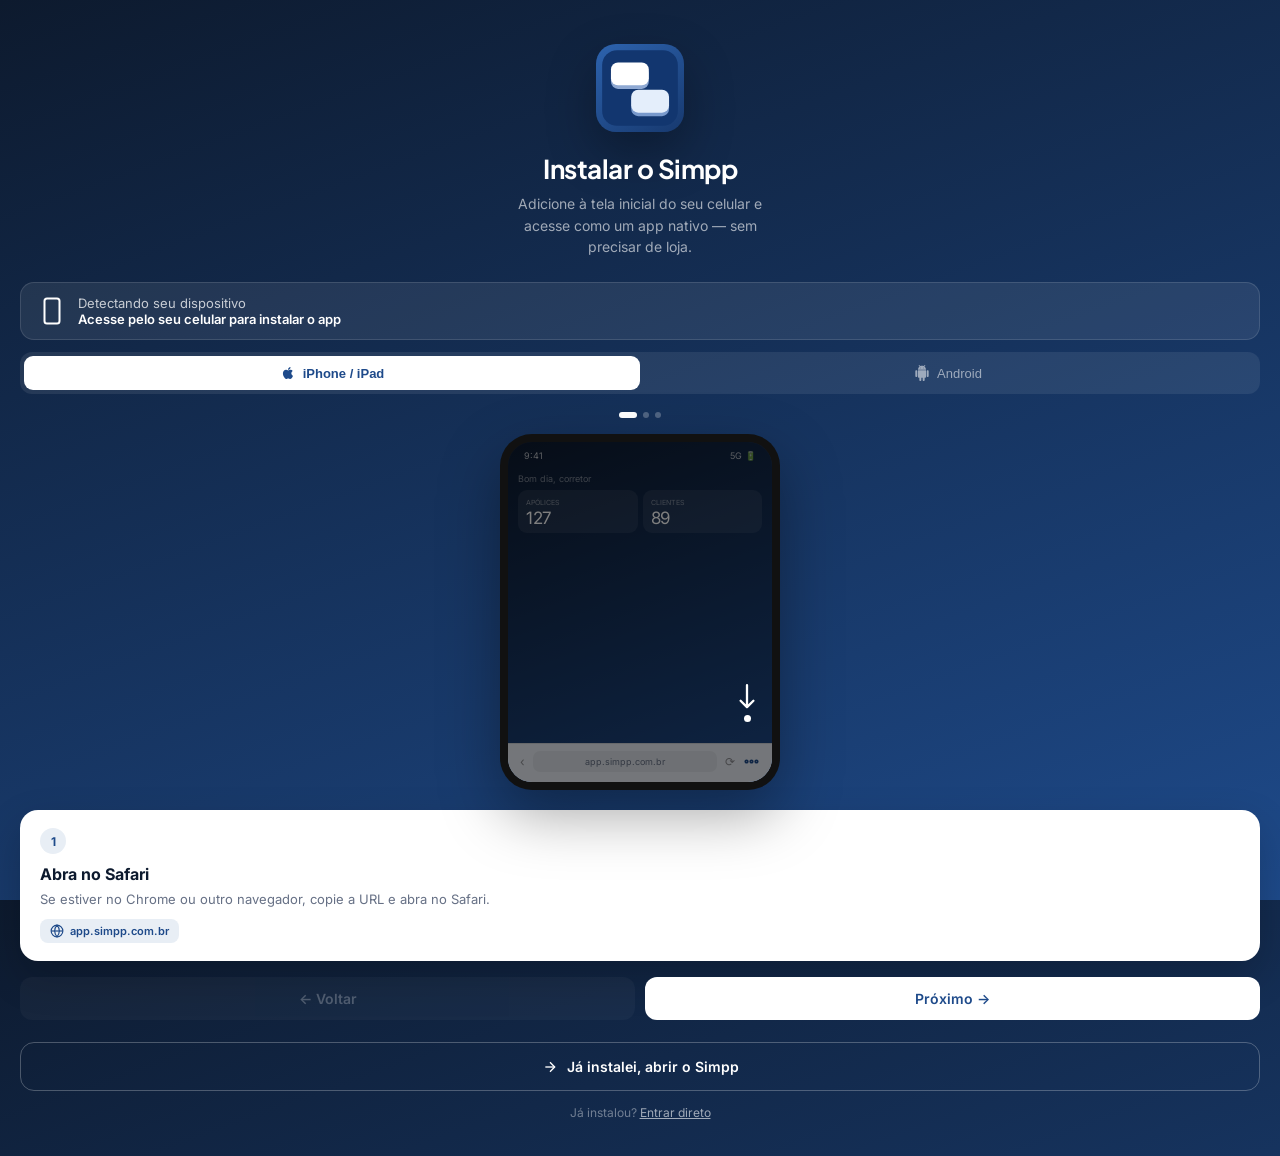
<file: install.html>
<!DOCTYPE html>
<html lang="pt-BR">
<head>
<meta charset="UTF-8">
<meta name="viewport" content="width=device-width, initial-scale=1.0, viewport-fit=cover, maximum-scale=1.0">
<meta name="theme-color" content="#1E4A8A">
<title>Instalar Simpp</title>
<link rel="manifest" href="/manifest.json">
<link rel="apple-touch-icon" href="/icon.png?v=20261102-2">
<link href="https://fonts.googleapis.com/css2?family=Inter:wght@300;400;500;600;700&family=Plus+Jakarta+Sans:wght@300;400;600;700&display=swap" rel="stylesheet">
<style>
*,*::before,*::after{box-sizing:border-box;margin:0;padding:0;}
html,body{height:100%;-webkit-tap-highlight-color:transparent;}
body{
  font-family:'Inter',sans-serif;
  background:linear-gradient(160deg,#0D1A2E 0%,#1E4A8A 100%);
  min-height:100dvh;
  color:#fff;
  overflow-x:hidden;
}

.hero{display:flex;flex-direction:column;align-items:center;padding:44px 24px 24px;text-align:center;}
.hero-icon{width:88px;height:88px;border-radius:20px;background:linear-gradient(145deg,#2D63AE,#17396F);display:flex;align-items:center;justify-content:center;margin-bottom:20px;box-shadow:0 20px 50px rgba(0,0,0,0.3);}
.hero-icon svg{width:88px;height:88px;}
.hero h1{font-family:'Plus Jakarta Sans',sans-serif;font-size:26px;font-weight:700;letter-spacing:-.5px;margin-bottom:8px;}
.hero p{font-size:14px;color:rgba(255,255,255,0.6);line-height:1.55;max-width:280px;}

.detector{margin:0 20px 12px;background:rgba(255,255,255,0.08);border:1px solid rgba(255,255,255,0.12);border-radius:14px;padding:12px 16px;display:flex;align-items:center;gap:11px;font-size:13px;color:rgba(255,255,255,0.75);}
.detector-ico{width:30px;height:30px;flex-shrink:0;}
.detector strong{color:#fff;font-weight:600;display:block;}

.tabs{display:flex;gap:0;margin:0 20px 18px;background:rgba(255,255,255,0.08);border-radius:12px;padding:4px;}
.tab{flex:1;padding:9px;border-radius:9px;font-size:13px;font-weight:500;border:none;background:transparent;color:rgba(255,255,255,0.55);cursor:pointer;transition:all .2s;display:flex;align-items:center;justify-content:center;gap:7px;}
.tab.active{background:#fff;color:#1E4A8A;font-weight:700;}
.tab svg{width:16px;height:16px;}

/* progress dots */
.progress{display:flex;justify-content:center;gap:6px;margin-bottom:16px;}
.pdot{width:6px;height:6px;border-radius:50%;background:rgba(255,255,255,0.25);transition:all .3s;}
.pdot.active{background:#fff;width:18px;border-radius:3px;}

/* phone mock */
.phone-wrap{display:flex;justify-content:center;margin:0 20px 20px;}
.phone{width:100%;max-width:280px;background:#111;border-radius:32px;padding:8px;box-shadow:0 24px 60px rgba(0,0,0,0.35);}
.phone-screen{background:linear-gradient(160deg,#0D1A2E,#1E4A8A);border-radius:24px;overflow:hidden;position:relative;height:340px;}
.phone-status{display:flex;justify-content:space-between;padding:8px 16px 4px;font-size:9px;color:rgba(255,255,255,0.7);font-family:'Inter',sans-serif;}
.phone-content{padding:8px 10px;}
.phone-greet{font-size:9px;color:rgba(255,255,255,0.45);margin-bottom:6px;}
.phone-cards{display:grid;grid-template-columns:1fr 1fr;gap:5px;margin-bottom:8px;}
.phone-card{background:rgba(255,255,255,0.07);border-radius:9px;padding:8px 8px 6px;}
.phone-card-label{font-size:7px;color:rgba(255,255,255,0.45);margin-bottom:3px;}
.phone-card-num{font-size:17px;color:#fff;line-height:1;letter-spacing:-.5px;}

/* safari bottom bar */
.safari-bar{position:absolute;bottom:0;left:0;right:0;background:rgba(240,244,249,0.97);border-top:0.5px solid rgba(0,0,0,0.12);padding:7px 12px 10px;display:flex;align-items:center;gap:8px;}
.url-pill{flex:1;background:rgba(0,0,0,0.05);border-radius:7px;padding:5px 8px;font-size:9px;color:#667085;text-align:center;overflow:hidden;text-overflow:ellipsis;white-space:nowrap;}
.safari-btn{font-size:12px;color:#8E8E93;}
.share-icon-wrap{display:flex;flex-direction:column;align-items:center;position:relative;}
.share-icon-wrap svg{width:17px;height:17px;}

/* step overlay content */
.step-overlay{position:absolute;inset:0;display:flex;flex-direction:column;justify-content:flex-end;padding-bottom:66px;}
.step-overlay.dimmed{background:rgba(0,0,0,0.5);}
.arrow-wrap{display:flex;flex-direction:column;align-items:center;gap:2px;animation:bounce 1s ease-in-out infinite;}
@keyframes bounce{0%,100%{transform:translateY(0);}50%{transform:translateY(8px);}}
.arrow-wrap svg{width:22px;height:30px;}
.arrow-dot{width:7px;height:7px;border-radius:50%;background:#fff;}

.ios-menu{position:absolute;inset:0;background:rgba(20,25,40,0.88);display:flex;flex-direction:column;justify-content:flex-end;padding:0 0 40px;}
.ios-menu-item{display:flex;align-items:center;gap:10px;padding:9px 16px;position:relative;}
.ios-menu-item svg{width:16px;height:16px;flex-shrink:0;}
.ios-menu-item span{font-size:11px;color:#fff;}
.ios-menu-item.dim{opacity:.55;}
.ios-menu-item.highlight{background:rgba(255,255,255,0.1);border-radius:8px;margin:0 8px;}
.ios-menu-item.pulse-item{animation:menupulse 1.2s ease-in-out infinite;}
@keyframes menupulse{0%,100%{background:rgba(255,255,255,0.08);}50%{background:rgba(255,255,255,0.22);}}

/* text card below phone */
.step-card{margin:0 20px;background:#fff;border-radius:18px;padding:18px 20px;box-shadow:0 16px 40px rgba(0,0,0,0.2);}
.step-card-num{display:inline-flex;align-items:center;justify-content:center;width:26px;height:26px;border-radius:50%;background:#E8EEF5;color:#1E4A8A;font-size:12px;font-weight:700;margin-bottom:10px;}
.step-card-title{font-size:16px;font-weight:700;color:#0D1A2E;margin-bottom:5px;}
.step-card-desc{font-size:13px;color:#667085;line-height:1.55;}
.step-card-tag{display:inline-flex;align-items:center;gap:6px;background:#E8EEF5;color:#1E4A8A;border-radius:8px;padding:5px 10px;font-size:11px;font-weight:600;margin-top:10px;}
.step-card-tag svg{width:14px;height:14px;}

/* nav buttons */
.nav-row{display:flex;gap:10px;margin:16px 20px 0;}
.nav-btn{flex:1;padding:13px;border-radius:12px;font-size:14px;font-weight:600;border:none;cursor:pointer;font-family:'Inter',sans-serif;}
.nav-btn.prev{background:rgba(255,255,255,0.1);color:rgba(255,255,255,0.85);}
.nav-btn.next{background:#fff;color:#1E4A8A;}
.nav-btn:disabled{opacity:.3;pointer-events:none;}

.open-btn{display:flex;align-items:center;justify-content:center;gap:9px;margin:22px 20px 14px;padding:15px;border-radius:14px;background:transparent;border:1.5px solid rgba(255,255,255,0.25);color:#fff;font-size:14px;font-weight:600;text-decoration:none;font-family:'Inter',sans-serif;cursor:pointer;width:calc(100% - 40px);}
.open-btn svg{width:16px;height:16px;}

.skip{text-align:center;padding:0 20px 36px;font-size:12px;color:rgba(255,255,255,0.4);}
.skip a{color:rgba(255,255,255,0.6);text-decoration:underline;cursor:pointer;}
</style>
</head>
<body>

<div class="hero">
  <div class="hero-icon">
    <svg viewBox="0 0 100 100" xmlns="http://www.w3.org/2000/svg"><rect x="7" y="7" width="86" height="86" rx="17" fill="#12366F"/><rect x="17" y="21" width="43" height="26" rx="8" fill="#8FA9D3" transform="translate(0 4)"/><rect x="17" y="21" width="43" height="26" rx="8" fill="#FFFFFF"/><rect x="40" y="52" width="43" height="26" rx="8" fill="#7899CC" transform="translate(0 4)"/><rect x="40" y="52" width="43" height="26" rx="8" fill="#E4EEFB"/></svg>
  </div>
  <h1>Instalar o Simpp</h1>
  <p>Adicione à tela inicial do seu celular e acesse como um app nativo — sem precisar de loja.</p>
</div>

<div class="detector" id="detector">
  <svg class="detector-ico" id="det-icon" viewBox="0 0 24 24" fill="none" stroke="#fff" stroke-width="1.6"><rect x="6" y="2" width="12" height="20" rx="2"/><line x1="12" y1="18" x2="12" y2="18.01"/></svg>
  <div>Detectando seu dispositivo<br><strong id="det-label">…</strong></div>
</div>

<div class="tabs">
  <button class="tab active" id="tab-ios" onclick="showOS('ios')">
    <svg viewBox="0 0 24 24" fill="currentColor"><path d="M17.05 20.28c-.98.95-2.05.8-3.08.35-1.09-.46-2.09-.48-3.24 0-1.44.62-2.2.44-3.06-.35C2.79 15.25 3.51 7.59 9.05 7.31c1.35.07 2.29.74 3.08.8 1.18-.24 2.31-.93 3.57-.84 1.51.12 2.65.72 3.4 1.8-3.12 1.87-2.38 5.98.48 7.13-.57 1.5-1.31 2.99-2.53 4.09v-.01zM12.03 7.25c-.15-2.23 1.66-4.07 3.74-4.25.29 2.58-2.34 4.5-3.74 4.25z"/></svg>
    iPhone / iPad
  </button>
  <button class="tab" id="tab-android" onclick="showOS('android')">
    <svg viewBox="0 0 24 24" fill="currentColor"><path d="M6 18c0 .55.45 1 1 1h1v3.5c0 .83.67 1.5 1.5 1.5s1.5-.67 1.5-1.5V19h2v3.5c0 .83.67 1.5 1.5 1.5s1.5-.67 1.5-1.5V19h1c.55 0 1-.45 1-1V8H6v10zM3.5 8C2.67 8 2 8.67 2 9.5v7c0 .83.67 1.5 1.5 1.5S5 17.33 5 16.5v-7C5 8.67 4.33 8 3.5 8zM20.5 8c-.83 0-1.5.67-1.5 1.5v7c0 .83.67 1.5 1.5 1.5s1.5-.67 1.5-1.5v-7c0-.83-.67-1.5-1.5-1.5zM15.53 2.16l1.3-1.3c.2-.2.2-.51 0-.71-.2-.2-.51-.2-.71 0l-1.48 1.48C13.85 1.23 12.95 1 12 1c-.96 0-1.86.23-2.66.63L7.85.15c-.2-.2-.51-.2-.71 0-.2.2-.2.51 0 .71l1.31 1.31C6.97 3.26 6 5.01 6 7h12c0-1.99-.97-3.75-2.47-4.84zM10 5H9V4h1v1zm5 0h-1V4h1v1z"/></svg>
    Android
  </button>
</div>

<div class="progress" id="progress"></div>

<div class="phone-wrap">
  <div class="phone">
    <div class="phone-screen">
      <div class="phone-status"><span>9:41</span><span>5G 🔋</span></div>
      <div class="phone-content">
        <div class="phone-greet">Bom dia, corretor</div>
        <div class="phone-cards">
          <div class="phone-card"><div class="phone-card-label">APÓLICES</div><div class="phone-card-num">127</div></div>
          <div class="phone-card"><div class="phone-card-label">CLIENTES</div><div class="phone-card-num">89</div></div>
        </div>
      </div>

      <div class="safari-bar">
        <span class="safari-btn">‹</span>
        <div class="url-pill">app.simpp.com.br</div>
        <span class="safari-btn">⟳</span>
        <div class="share-icon-wrap" id="share-icon-wrap">
          <svg viewBox="0 0 24 24" fill="none" stroke="#1E4A8A" stroke-width="2.4"><circle cx="5" cy="12" r="1.8"/><circle cx="12" cy="12" r="1.8"/><circle cx="19" cy="12" r="1.8"/></svg>
        </div>
      </div>

      <!-- STEP 1: seta apontando pro botão compartilhar -->
      <div class="step-overlay dimmed" id="ov-1" style="align-items:flex-end;padding-right:14px;padding-bottom:60px;">
        <div class="arrow-wrap">
          <svg viewBox="0 0 24 32" fill="none"><path d="M12 2 L12 26 M12 26 L5 19 M12 26 L19 19" stroke="#fff" stroke-width="2.5" stroke-linecap="round" stroke-linejoin="round"/></svg>
          <div class="arrow-dot"></div>
        </div>
      </div>

      <!-- STEP 2: menu ... real do iOS -->
      <div class="ios-menu" id="ov-2" style="display:none;">
        <div class="ios-menu-item highlight">
          <svg viewBox="0 0 24 24" fill="none" stroke="#fff" stroke-width="1.8"><path d="M12 3v13m0 0l-4-4m4 4l4-4"/><path d="M20 21H4a1 1 0 0 1-1-1v-9a1 1 0 0 1 1-1h3"/><path d="M17 10h3a1 1 0 0 1 1 1v9a1 1 0 0 1-1 1H4"/></svg>
          <span>Compartilhar</span>
        </div>
        <div class="ios-menu-item dim">
          <svg viewBox="0 0 24 24" fill="none" stroke="#fff" stroke-width="1.8"><path d="M5 4a1 1 0 0 1 1-1h12a1 1 0 0 1 1 1v17l-7-4-7 4V4z"/></svg>
          <span>Adicionar a Favoritos</span>
        </div>
        <div class="ios-menu-item dim">
          <svg viewBox="0 0 24 24" fill="none" stroke="#fff" stroke-width="1.8"><path d="M2 4h9v16l-4.5-2.5L2 20V4z"/><path d="M11 4h9v16l-4.5-2.5" opacity="0"/><path d="M11 4h11v16l-5.5-2.5L11 20V4z"/></svg>
          <span>Adicionar Favorito a…</span>
        </div>
      </div>

      <!-- STEP 3: share sheet real do iOS com Adicionar a Tela de Inicio -->
      <div class="ios-menu" id="ov-3" style="display:none;">
        <div class="ios-menu-item dim">
          <svg viewBox="0 0 24 24" fill="none" stroke="#fff" stroke-width="1.8"><path d="M4 19.5A2.5 2.5 0 0 1 6.5 17H20"/><path d="M6.5 2H20v20H6.5A2.5 2.5 0 0 1 4 19.5v-15A2.5 2.5 0 0 1 6.5 2z"/></svg>
          <span>Adicionar Favorito a…</span>
        </div>
        <div class="ios-menu-item dim">
          <svg viewBox="0 0 24 24" fill="none" stroke="#fff" stroke-width="1.8"><path d="M12 17.27L18.18 21l-1.64-7.03L22 9.24l-7.19-.61L12 2 9.19 8.63 2 9.24l5.46 4.73L5.82 21z"/></svg>
          <span>Preferidos</span>
        </div>
        <div class="ios-menu-item dim">
          <svg viewBox="0 0 24 24" fill="none" stroke="#fff" stroke-width="1.8"><rect x="3" y="4" width="18" height="14" rx="2"/><path d="M8 20h8M12 18v2"/></svg>
          <span>Buscar na Página</span>
        </div>
        <div class="ios-menu-item highlight pulse-item">
          <svg viewBox="0 0 24 24" fill="none" stroke="#fff" stroke-width="1.8"><rect x="3" y="3" width="18" height="18" rx="4"/><path d="M12 8v8M8 12h8"/></svg>
          <span>Adicionar à Tela de Início</span>
        </div>
      </div>

    </div>
  </div>
</div>

<!-- STEPS TEXT CARDS (iOS) -->
<div id="cards-ios">
  <div class="step-card" data-step="1">
    <div class="step-card-num">1</div>
    <div class="step-card-title">Abra no Safari</div>
    <div class="step-card-desc">Se estiver no Chrome ou outro navegador, copie a URL e abra no Safari.</div>
    <div class="step-card-tag">
      <svg viewBox="0 0 24 24" fill="none" stroke="currentColor" stroke-width="2"><circle cx="12" cy="12" r="10"/><line x1="2" y1="12" x2="22" y2="12"/><path d="M12 2a15.3 15.3 0 0 1 4 10 15.3 15.3 0 0 1-4 10 15.3 15.3 0 0 1-4-10 15.3 15.3 0 0 1 4-10z"/></svg>
      app.simpp.com.br
    </div>
  </div>
  <div class="step-card" data-step="2" style="display:none;">
    <div class="step-card-num">2</div>
    <div class="step-card-title">Toque nos três pontos</div>
    <div class="step-card-desc">No canto direito da barra inferior do Safari, toque no ícone <strong>•••</strong> e depois em <strong>Compartilhar</strong>.</div>
  </div>
  <div class="step-card" data-step="3" style="display:none;">
    <div class="step-card-num">3</div>
    <div class="step-card-title">Adicionar à Tela de Início</div>
    <div class="step-card-desc">No menu que abrir, role para baixo e toque em "Adicionar à Tela de Início". Depois confirme tocando em "Adicionar" no canto superior.</div>
  </div>
</div>

<!-- STEPS TEXT CARDS (Android) -->
<div id="cards-android" style="display:none;">
  <div class="step-card" data-step="1">
    <div class="step-card-num">1</div>
    <div class="step-card-title">Abra no Chrome</div>
    <div class="step-card-desc">Acesse o endereço abaixo pelo Chrome.</div>
    <div class="step-card-tag">
      <svg viewBox="0 0 24 24" fill="none" stroke="currentColor" stroke-width="2"><circle cx="12" cy="12" r="10"/><line x1="2" y1="12" x2="22" y2="12"/><path d="M12 2a15.3 15.3 0 0 1 4 10 15.3 15.3 0 0 1-4 10 15.3 15.3 0 0 1-4-10 15.3 15.3 0 0 1 4-10z"/></svg>
      app.simpp.com.br
    </div>
  </div>
  <div class="step-card" data-step="2" style="display:none;">
    <div class="step-card-num">2</div>
    <div class="step-card-title">Instalar app</div>
    <div class="step-card-desc">O Chrome mostra um banner "Adicionar à tela inicial" na parte de baixo. Toque nele.</div>
  </div>
  <div class="step-card" data-step="3" style="display:none;">
    <div class="step-card-num">3</div>
    <div class="step-card-title">Ou pelo menu</div>
    <div class="step-card-desc">Se o banner não aparecer, toque nos 3 pontos (⋮) e selecione "Adicionar à tela inicial". Confirme tocando em "Instalar".</div>
  </div>
</div>

<div class="nav-row">
  <button class="nav-btn prev" id="btn-prev" onclick="prevStep()" disabled>← Voltar</button>
  <button class="nav-btn next" id="btn-next" onclick="nextStep()">Próximo →</button>
</div>

<button class="open-btn" onclick="window.location.href='/'">
  <svg viewBox="0 0 24 24" fill="none" stroke="currentColor" stroke-width="2"><line x1="5" y1="12" x2="19" y2="12"/><polyline points="12 5 19 12 12 19"/></svg>
  Já instalei, abrir o Simpp
</button>

<div class="skip">Já instalou? <a onclick="window.location.href='/'">Entrar direto</a></div>

<script>
var curOS = 'ios';
var curStep = 1;
var totalSteps = 3;

function showOS(os) {
  curOS = os;
  document.getElementById('tab-ios').classList.toggle('active', os==='ios');
  document.getElementById('tab-android').classList.toggle('active', os==='android');
  document.getElementById('cards-ios').style.display = os==='ios' ? 'block' : 'none';
  document.getElementById('cards-android').style.display = os==='android' ? 'block' : 'none';
  curStep = 1;
  render();
}

function render() {
  var cardsWrap = curOS==='ios' ? document.getElementById('cards-ios') : document.getElementById('cards-android');
  cardsWrap.querySelectorAll('.step-card').forEach(function(c){
    c.style.display = parseInt(c.dataset.step)===curStep ? 'block' : 'none';
  });

  document.getElementById('ov-1').style.display = curStep===1 ? 'flex' : 'none';
  document.getElementById('ov-2').style.display = curStep===2 ? 'flex' : 'none';
  document.getElementById('ov-3').style.display = curStep===3 ? 'flex' : 'none';

  var progEl = document.getElementById('progress');
  progEl.innerHTML = '';
  for(var i=1;i<=totalSteps;i++){
    var d = document.createElement('div');
    d.className = 'pdot' + (i===curStep ? ' active' : '');
    progEl.appendChild(d);
  }

  document.getElementById('btn-prev').disabled = curStep===1;
  document.getElementById('btn-next').textContent = curStep===totalSteps ? 'Concluído ✓' : 'Próximo →';
}

function nextStep(){
  if(curStep < totalSteps){ curStep++; render(); }
  else { window.location.href = '/'; }
}
function prevStep(){
  if(curStep > 1){ curStep--; render(); }
}

(function(){
  sessionStorage.setItem('simpp_skip_install','1');

  var ua = navigator.userAgent;
  var isIOS = /iPhone|iPad|iPod/.test(ua);
  var isAndroid = /Android/.test(ua);
  var isMac = /Macintosh/.test(ua) && navigator.maxTouchPoints > 0;

  var detLabel = document.getElementById('det-label');
  var forcedOS = location.pathname === '/iphone' ? 'ios' : location.pathname === '/android' ? 'android' : null;

  if(forcedOS === 'ios'){
    showOS('ios');
    detLabel.textContent = 'Siga os passos abaixo para instalar no iPhone / iPad';
  } else if(forcedOS === 'android'){
    showOS('android');
    detLabel.textContent = 'Siga os passos abaixo para instalar no Android';
  } else if(isIOS || isMac){
    showOS('ios');
    detLabel.textContent = 'iPhone / iPad detectado — siga os passos abaixo';
  } else if(isAndroid){
    showOS('android');
    detLabel.textContent = 'Android detectado — siga os passos abaixo';
  } else {
    detLabel.textContent = 'Acesse pelo seu celular para instalar o app';
  }

  if(window.navigator.standalone || window.matchMedia('(display-mode: standalone)').matches){
    window.location.href = '/';
  }
  render();
})();
</script>
</body>
</html>
</file>
